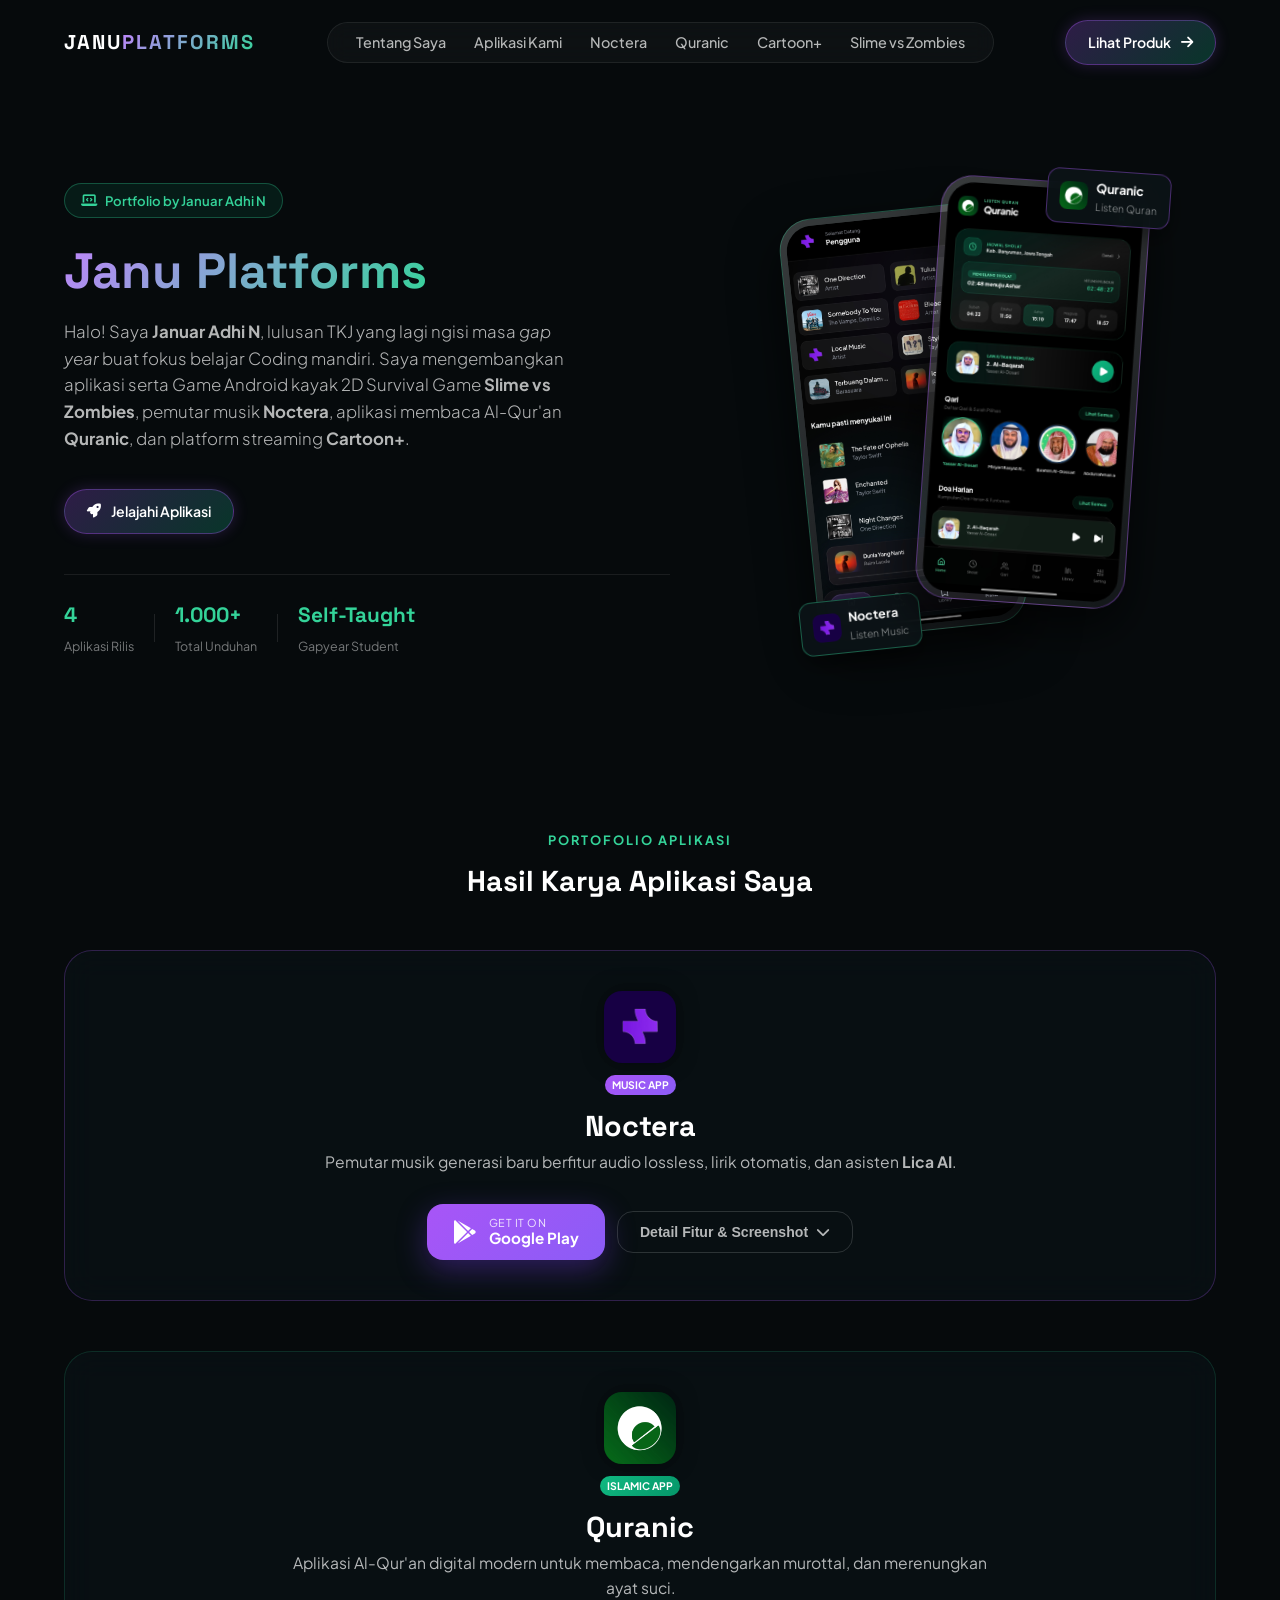
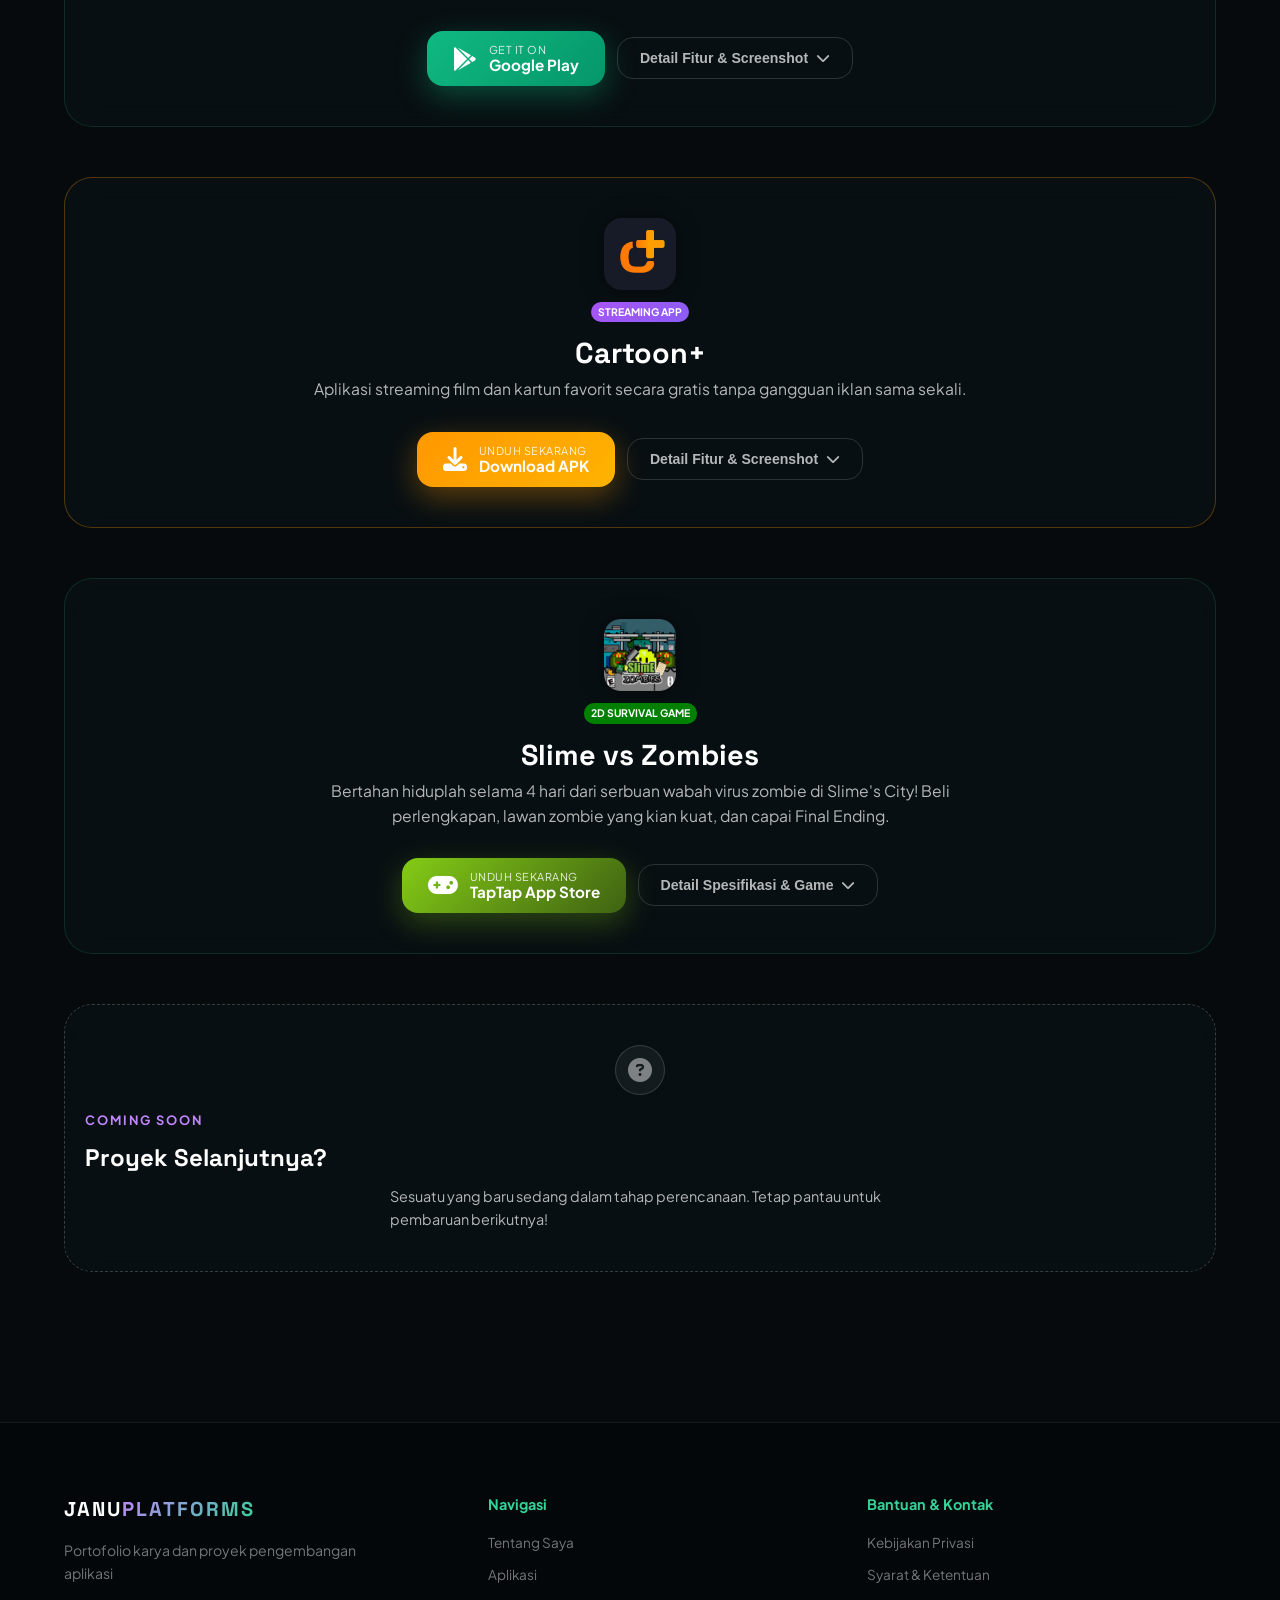
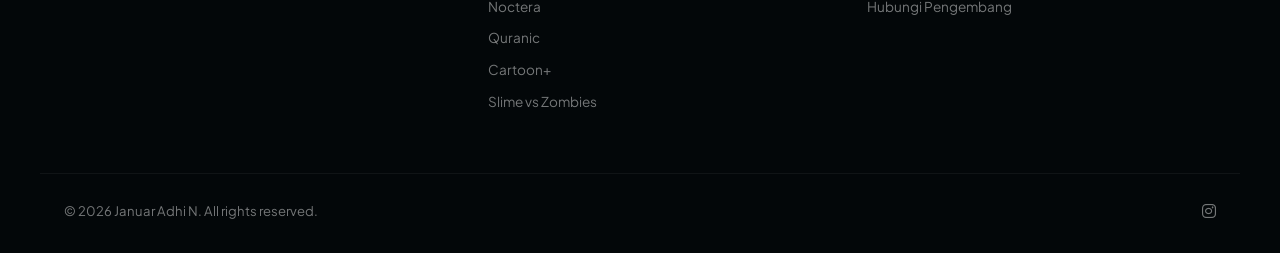
<file: index.html>
<!DOCTYPE html>
<html lang="id">
<head>
    <meta charset="UTF-8">
    <meta name="viewport" content="width=device-width, initial-scale=1.0">
    <title>Janu Platforms — Portfolio by Januar Adhi N</title>
        <!-- Favicon / Web Icon -->
    <link rel="icon" type="image/jpeg" href="januplatforms.jpg">
    <link rel="apple-touch-icon" href="januplatforms.jpg">
    
    <!-- Google Fonts -->
    <link rel="preconnect" href="https://fonts.googleapis.com">
    <link rel="preconnect" href="https://fonts.gstatic.com" crossorigin>
    <link href="https://fonts.googleapis.com/css2?family=Plus+Jakarta+Sans:wght@300;400;500;600;700;800&family=Space+Grotesk:wght@500;700&display=swap" rel="stylesheet">
    
    <!-- Font Awesome Icons -->
    <link rel="stylesheet" href="https://cdnjs.cloudflare.com/ajax/libs/font-awesome/6.4.0/css/all.min.css">
    
    <!-- CSS -->
    <style>
/* ==========================================================================
   JANU PLATFORMS — DESIGN SYSTEM & RESPONSIVE STYLES
   ========================================================================== */

:root {
    --bg-dark: #060A0C;
    --bg-surface: rgba(12, 24, 28, 0.45);
    --bg-surface-hover: rgba(20, 42, 48, 0.7);
    
    /* Theme Colors: Ungu (Noctera) & Hijau (Quranic) */
    --purple-glow: #8B5CF6;
    --purple-bright: #A855F7;
    --purple-light: #C084FC;
    
    --green-glow: #059669;
    --green-bright: #10B981;
    --green-light: #34D399;
    
    --text-main: #FFFFFF;
    --text-muted: rgba(255, 255, 255, 0.7);
    --text-dim: rgba(255, 255, 255, 0.45);
    
    --border-glass: rgba(52, 211, 153, 0.15);
    --border-glow: rgba(168, 85, 247, 0.35);
    
    --font-heading: 'Space Grotesk', sans-serif;
    --font-body: 'Plus Jakarta Sans', sans-serif;
}

/* Global Reset & Anti Horizontal Overflow */
* {
    margin: 0;
    padding: 0;
    box-sizing: border-box;
    scroll-behavior: smooth;
}

html, body {
    width: 100%;
    max-width: 100%;
    overflow-x: hidden !important;
    position: relative;
    background-color: var(--bg-dark);
    color: var(--text-main);
    font-family: var(--font-body);
    line-height: 1.6;
}

/* Ambient Lighting Background */
.ambient-glow {
    position: absolute;
    border-radius: 50%;
    filter: blur(140px);
    pointer-events: none;
    z-index: -1;
    opacity: 0.3;
}

.glow-top {
    width: 600px;
    height: 600px;
    background: radial-gradient(circle, var(--purple-bright) 0%, transparent 70%);
    top: -150px;
    left: 10%;
}

.glow-middle {
    width: 550px;
    height: 550px;
    background: radial-gradient(circle, var(--green-glow) 0%, transparent 70%);
    top: 45%;
    right: -100px;
}

/* Container */
.container {
    width: 100%;
    max-width: 1200px;
    margin: 0 auto;
    padding: 0 24px;
}

/* ==========================================================================
   HEADER & NAVBAR
   ========================================================================== */
.navbar {
    position: fixed;
    top: 0;
    left: 0;
    width: 100%;
    z-index: 1000;
    padding: 20px 0;
    transition: all 0.3s ease;
}

.navbar.scrolled {
    padding: 12px 0;
    background: rgba(6, 10, 12, 0.88);
    backdrop-filter: blur(20px);
    -webkit-backdrop-filter: blur(20px);
    border-bottom: 1px solid var(--border-glass);
    box-shadow: 0 10px 30px rgba(0, 0, 0, 0.6);
}

.nav-wrapper {
    display: flex;
    align-items: center;
    justify-content: space-between;
}

.brand {
    display: flex;
    align-items: center;
    gap: 12px;
    text-decoration: none;
}

.brand-name {
    font-family: var(--font-heading);
    font-size: 1.25rem;
    font-weight: 800;
    letter-spacing: 2px;
    color: var(--text-main);
}

.nav-menu {
    display: flex;
    align-items: center;
    gap: 28px;
    background: rgba(255, 255, 255, 0.03);
    padding: 8px 28px;
    border-radius: 40px;
    border: 1px solid rgba(255, 255, 255, 0.08);
    backdrop-filter: blur(10px);
}

.nav-link {
    color: var(--text-muted);
    text-decoration: none;
    font-size: 0.9rem;
    font-weight: 500;
    transition: color 0.3s ease;
    display: flex;
    align-items: center;
    gap: 6px;
}

.nav-link:hover {
    color: var(--green-light);
}

.mini-badge {
    background: linear-gradient(135deg, var(--purple-bright), var(--purple-glow));
    color: #fff;
    font-size: 0.65rem;
    padding: 2px 7px;
    border-radius: 10px;
    font-weight: 700;
    text-transform: uppercase;
}

.badge-green {
    background: linear-gradient(135deg, var(--green-bright), var(--green-glow)) !important;
}

.nav-actions {
    display: flex;
    align-items: center;
    gap: 16px;
}

.btn-primary-glow {
    display: inline-flex;
    align-items: center;
    gap: 10px;
    background: linear-gradient(135deg, rgba(168, 85, 247, 0.25), rgba(16, 185, 129, 0.25));
    border: 1px solid var(--border-glow);
    color: #fff;
    padding: 10px 22px;
    border-radius: 30px;
    font-size: 0.88rem;
    font-weight: 600;
    text-decoration: none;
    transition: all 0.3s ease;
    box-shadow: 0 0 15px rgba(168, 85, 247, 0.2);
}

.btn-primary-glow:hover {
    background: linear-gradient(135deg, var(--purple-bright), var(--green-bright));
    box-shadow: 0 0 25px rgba(16, 185, 129, 0.4);
    transform: translateY(-2px);
}

.mobile-cta-wrapper {
    display: none;
    width: 100%;
}

.btn-full {
    width: 100%;
    justify-content: center;
    padding: 14px;
}

.menu-toggle {
    display: none;
}

.menu-toggle .icon-close {
    display: none !important;
}

.menu-toggle .icon-open {
    display: inline-block !important;
}

/* ==========================================================================
   HERO SECTION & DUAL PHONE VISUAL
   ========================================================================== */
.hero-section {
    padding-top: 160px;
    padding-bottom: 90px;
}

.hero-grid {
    display: grid;
    grid-template-columns: 1.1fr 0.9fr;
    gap: 50px;
    align-items: center;
}

.badge-tag {
    display: inline-flex;
    align-items: center;
    gap: 8px;
    background: rgba(16, 185, 129, 0.1);
    border: 1px solid rgba(52, 211, 153, 0.3);
    padding: 6px 16px;
    border-radius: 20px;
    color: var(--green-light);
    font-size: 0.82rem;
    font-weight: 600;
    margin-bottom: 24px;
}

.hero-heading {
    font-family: var(--font-heading);
    font-size: 3.1rem;
    line-height: 1.15;
    font-weight: 800;
    margin-bottom: 20px;
}

.gradient-text {
    background: linear-gradient(135deg, var(--purple-light) 0%, var(--green-light) 100%);
    -webkit-background-clip: text;
    -webkit-text-fill-color: transparent;
}

.hero-subtext {
    font-size: 1.05rem;
    color: var(--text-muted);
    margin-bottom: 36px;
    max-width: 520px;
    font-weight: 300;
}

.hero-actions {
    display: flex;
    align-items: center;
    gap: 16px;
    margin-bottom: 40px;
    flex-wrap: wrap;
}

/* Store & Download Buttons */
.btn-store {
    display: flex;
    align-items: center;
    gap: 12px;
    background: linear-gradient(135deg, var(--purple-bright) 0%, var(--purple-glow) 100%);
    color: #fff;
    padding: 12px 26px;
    border-radius: 16px;
    text-decoration: none;
    box-shadow: 0 10px 30px rgba(124, 58, 237, 0.35);
    transition: all 0.3s ease;
    text-align: left;
}

.btn-store:hover {
    transform: translateY(-3px);
    box-shadow: 0 15px 40px rgba(168, 85, 247, 0.5);
}

.btn-store-green {
    background: linear-gradient(135deg, var(--green-bright) 0%, var(--green-glow) 100%);
    box-shadow: 0 10px 30px rgba(16, 185, 129, 0.35);
}

.btn-store-green:hover {
    box-shadow: 0 15px 40px rgba(52, 211, 153, 0.5);
}

.store-text {
    display: flex;
    flex-direction: column;
    line-height: 1.2;
}

.store-text small {
    font-size: 0.68rem;
    opacity: 0.85;
    letter-spacing: 0.5px;
}

.store-text span {
    font-size: 0.95rem;
    font-weight: 700;
}

.hero-metrics {
    display: flex;
    align-items: center;
    gap: 20px;
    padding-top: 24px;
    border-top: 1px solid rgba(255, 255, 255, 0.08);
}

.metric-value {
    display: block;
    font-family: var(--font-heading);
    font-size: 1.3rem;
    font-weight: 700;
    color: var(--green-light);
}

.metric-label {
    font-size: 0.78rem;
    color: var(--text-dim);
}

.metric-divider {
    width: 1px;
    height: 28px;
    background: rgba(255, 255, 255, 0.1);
}

/* HERO VISUAL — DUAL PHONE */
.hero-visual {
    position: relative;
    display: flex;
    justify-content: center;
    align-items: center;
    padding: 20px 0;
}

.dual-phone-wrapper {
    position: relative;
    width: 360px;
    height: 480px;
    display: flex;
    justify-content: center;
}

.phone-frame {
    position: absolute;
    width: 210px;
    border-radius: 32px;
    padding: 6px;
    background: linear-gradient(145deg, rgba(255, 255, 255, 0.2), rgba(255, 255, 255, 0.05));
    border: 1px solid rgba(255, 255, 255, 0.2);
    box-shadow: 0 20px 50px rgba(0, 0, 0, 0.7);
    transition: all 0.4s ease;
}

.app-screenshot {
    width: 100%;
    height: auto;
    border-radius: 26px;
    display: block;
}

.phone-left {
    left: 10px;
    top: 30px;
    z-index: 1;
    transform: rotate(-6deg);
    border-color: rgba(52, 211, 153, 0.3);
}

.phone-right {
    right: 10px;
    top: 0;
    z-index: 2;
    transform: rotate(4deg);
    border-color: rgba(168, 85, 247, 0.4);
}

.dual-phone-wrapper:hover .phone-left {
    transform: rotate(-9deg) translateX(-10px);
}
.dual-phone-wrapper:hover .phone-right {
    transform: rotate(6deg) translateX(10px);
}

.float-card {
    position: absolute;
    background: rgba(10, 18, 22, 0.9);
    backdrop-filter: blur(16px);
    -webkit-backdrop-filter: blur(16px);
    border-radius: 12px;
    padding: 8px 12px;
    display: flex;
    align-items: center;
    gap: 8px;
    box-shadow: 0 10px 25px rgba(0, 0, 0, 0.5);
    white-space: nowrap;
}

.float-art {
    width: 28px;
    height: 28px;
    border-radius: 8px;
    object-fit: cover;
}

.float-title {
    display: block;
    font-size: 0.78rem;
    font-weight: 700;
}

.float-sub {
    display: block;
    font-size: 0.65rem;
    color: var(--text-dim);
}

.float-left-card {
    bottom: -15px;
    left: -20px;
    border: 1px solid rgba(52, 211, 153, 0.4);
    animation: floatAnimation 4s ease-in-out infinite;
}

.float-right-card {
    top: -15px;
    right: -20px;
    border: 1px solid rgba(168, 85, 247, 0.4);
    animation: floatAnimation 4s ease-in-out infinite -2s;
}

@keyframes floatAnimation {
    0%, 100% { transform: translateY(0); }
    50% { transform: translateY(-8px); }
}

/* ==========================================================================
   PROJECT SECTIONS & ACCORDION CUSTOM STYLES
   ========================================================================== */
.projects-section {
    padding: 60px 0 100px 0;
}

.section-title-box {
    margin-bottom: 45px;
}

.section-title-box.text-center {
    text-align: center;
}

.section-tag {
    color: var(--green-light);
    font-size: 0.8rem;
    font-weight: 700;
    letter-spacing: 2px;
    display: block;
    margin-bottom: 8px;
}

.section-heading {
    font-family: var(--font-heading);
    font-size: 1.8rem;
    font-weight: 700;
}

.app-block {
    background: var(--bg-surface);
    border: 1px solid var(--border-glass);
    border-radius: 28px;
    padding: 40px;
    margin-bottom: 50px;
    backdrop-filter: blur(16px);
    transition: all 0.3s ease;
}

.app-block:hover {
    border-color: rgba(168, 85, 247, 0.3);
}

.noctera-block {
    border-color: rgba(168, 85, 247, 0.25) !important;
}

.noctera-block:hover {
    border-color: var(--purple-light) !important;
    box-shadow: 0 0 35px rgba(168, 85, 247, 0.15);
}

.card-icon-purple {
    background: rgba(168, 85, 247, 0.15) !important;
    color: var(--purple-light) !important;
}

.feature-card-purple:hover {
    border-color: var(--purple-light) !important;
}

.gallery-track-purple::-webkit-scrollbar-thumb {
    background: var(--purple-bright) !important;
}

/* Cartoon+ Block Styling */
.cartoonplus-block {
    border-color: rgba(255, 152, 0, 0.3) !important;
}

.cartoonplus-block:hover {
    border-color: #ffb300 !important;
    box-shadow: 0 0 35px rgba(255, 152, 0, 0.2);
}

.compact-app-card {
    display: flex;
    flex-direction: column;
    align-items: center;
    text-align: center;
}

.app-brand-logo {
    border-radius: 18px;
    object-fit: cover;
    box-shadow: 0 0 20px rgba(0, 0, 0, 0.5);
}

.app-description {
    color: var(--text-muted);
    font-size: 0.98rem;
    max-width: 700px;
}

.app-main-actions {
    display: flex;
    align-items: center;
    gap: 12px;
    flex-wrap: wrap;
    justify-content: center;
    margin-top: 15px;
}

/* Styling Dropdown Detail & Accordion */
.details-toggle-btn {
    background: transparent;
    border: 1px solid rgba(255, 255, 255, 0.15);
    color: var(--text-muted);
    padding: 12px 22px;
    border-radius: 16px;
    font-size: 0.88rem;
    font-weight: 600;
    cursor: pointer;
    display: inline-flex;
    align-items: center;
    gap: 8px;
    transition: all 0.3s ease;
}

.details-toggle-btn:hover {
    color: #fff;
    border-color: var(--green-light);
    background: rgba(255, 255, 255, 0.05);
}

.noctera-block .details-toggle-btn:hover {
    border-color: var(--purple-light);
}

.cartoonplus-block .details-toggle-btn:hover {
    border-color: #ffb300;
}

.details-toggle-btn i {
    transition: transform 0.3s ease;
}

.details-toggle-btn.active i {
    transform: rotate(180deg);
}

.collapsible-content {
    max-height: 0;
    overflow: hidden;
    opacity: 0;
    transition: max-height 0.5s ease, opacity 0.4s ease;
}

.collapsible-content.show {
    max-height: 2000px;
    opacity: 1;
    margin-top: 25px;
    padding-top: 25px;
    border-top: 1px dashed rgba(255, 255, 255, 0.1);
}

.features-grid {
    display: grid;
    grid-template-columns: repeat(4, 1fr);
    gap: 20px;
    margin-bottom: 35px;
    text-align: left;
}

.feature-card {
    position: relative;
    background: rgba(255, 255, 255, 0.02);
    border: 1px solid rgba(255, 255, 255, 0.06);
    border-radius: 20px;
    padding: 24px 20px;
    transition: all 0.3s ease;
}

.feature-card:hover {
    background: var(--bg-surface-hover);
    border-color: var(--green-light);
    transform: translateY(-4px);
}

.card-icon-box {
    width: 46px;
    height: 46px;
    border-radius: 12px;
    background: rgba(16, 185, 129, 0.1);
    color: var(--green-light);
    display: flex;
    align-items: center;
    justify-content: center;
    font-size: 1.3rem;
    margin-bottom: 16px;
}

.feature-card h3 {
    font-size: 1.05rem;
    font-weight: 700;
    margin-bottom: 8px;
}

.feature-card p {
    color: var(--text-muted);
    font-size: 0.85rem;
    font-weight: 300;
    line-height: 1.5;
}

.card-highlight {
    border-color: rgba(168, 85, 247, 0.4);
}

.text-green {
    color: var(--green-light) !important;
}

/* GALLERY SHOWCASE SLIDER */
.gallery-slider {
    width: 100%;
    margin-top: 20px;
}

.gallery-track {
    display: flex;
    gap: 16px;
    overflow-x: auto;
    padding: 10px 4px 20px 4px;
    scroll-snap-type: x mandatory;
    cursor: grab;
}

.gallery-track:active {
    cursor: grabbing;
}

.gallery-track::-webkit-scrollbar {
    height: 6px;
}

.gallery-track::-webkit-scrollbar-thumb {
    background: var(--green-glow);
    border-radius: 10px;
}

.gallery-item {
    flex: 0 0 auto;
    width: 190px;
    border-radius: 16px;
    overflow: hidden;
    border: 1px solid rgba(255, 255, 255, 0.1);
    box-shadow: 0 10px 25px rgba(0, 0, 0, 0.5);
    scroll-snap-align: center;
    transition: transform 0.3s ease;
}

.gallery-item:hover {
    transform: scale(1.03);
    border-color: var(--green-light);
}

.gallery-item img {
    width: 100%;
    display: block;
}

/* ==========================================================================
   FOOTER
   ========================================================================== */
.footer {
    border-top: 1px solid rgba(255, 255, 255, 0.08);
    padding-top: 70px;
    padding-bottom: 30px;
    background: rgba(4, 7, 9, 0.95);
}

.footer-grid {
    display: grid;
    grid-template-columns: 1fr 2fr;
    gap: 60px;
    margin-bottom: 50px;
}

.footer-brand-info p {
    color: var(--text-dim);
    font-size: 0.88rem;
    margin-top: 14px;
    max-width: 320px;
}

.footer-navigation {
    display: grid;
    grid-template-columns: repeat(2, 1fr);
    gap: 30px;
}

.footer-col h4 {
    font-size: 0.9rem;
    font-weight: 700;
    margin-bottom: 16px;
    color: var(--green-light);
}

.footer-col a {
    display: block;
    color: var(--text-dim);
    text-decoration: none;
    font-size: 0.85rem;
    margin-bottom: 10px;
    transition: color 0.3s ease;
}

.footer-col a:hover {
    color: var(--purple-light);
}

.footer-bottom {
    display: flex;
    align-items: center;
    justify-content: space-between;
    padding-top: 24px;
    border-top: 1px solid rgba(255, 255, 255, 0.05);
    color: var(--text-dim);
    font-size: 0.82rem;
}

.social-links {
    display: flex;
    gap: 18px;
}

.social-links a {
    color: var(--text-dim);
    font-size: 1rem;
    transition: color 0.3s ease;
}

.social-links a:hover {
    color: var(--green-light);
}

/* ==========================================================================
   RESPONSIVE MEDIA QUERIES
   ========================================================================== */
@media (max-width: 1024px) {
    .features-grid {
        grid-template-columns: repeat(2, 1fr);
    }
    .hero-heading {
        font-size: 2.6rem;
    }
}

@media (max-width: 900px) {
    .hero-grid {
        grid-template-columns: 1fr;
        text-align: center;
        gap: 40px;
    }
    .hero-subtext {
        margin-left: auto;
        margin-right: auto;
    }
    .hero-actions, .hero-metrics {
        justify-content: center;
    }
    .footer-grid {
        grid-template-columns: 1fr;
        gap: 40px;
    }
}

@media (max-width: 768px) {
    .container {
        padding: 0 16px !important;
    }

    .desktop-only {
        display: none !important;
    }

    .menu-toggle {
        display: flex !important;
        align-items: center;
        justify-content: center;
        width: 42px;
        height: 42px;
        background: rgba(255, 255, 255, 0.08);
        border: 1px solid var(--border-glass);
        border-radius: 12px;
        color: var(--text-main);
        font-size: 1.2rem;
        cursor: pointer;
        z-index: 1001;
    }

    .nav-menu {
        position: fixed !important;
        top: 0;
        right: -100%;
        width: 85% !important;
        max-width: 300px !important;
        height: 100vh;
        background: rgba(6, 10, 12, 0.98) !important;
        backdrop-filter: blur(25px);
        -webkit-backdrop-filter: blur(25px);
        border-left: 1px solid var(--border-glass);
        display: flex !important;
        flex-direction: column !important;
        align-items: flex-start !important;
        padding: 85px 24px 30px 24px !important;
        gap: 16px !important;
        border-radius: 0 !important;
        transition: right 0.35s ease !important;
        z-index: 1000;
    }

    .nav-menu.active {
        right: 0 !important;
    }

    .mobile-cta-wrapper {
        display: block !important;
    }

    .features-grid {
        grid-template-columns: 1fr;
    }

    .app-block {
        padding: 24px 18px;
    }
}

@media (max-width: 480px) {
    .dual-phone-wrapper {
        width: 290px;
        height: 390px;
    }
    .phone-frame {
        width: 170px;
        border-radius: 26px;
    }
    .app-screenshot {
        border-radius: 20px;
    }
    .float-card {
        padding: 6px 10px;
    }
    .float-title {
        font-size: 0.7rem;
    }
    .float-sub {
        font-size: 0.6rem;
    }
}
    </style>
</head>
<body>

    <!-- Ambient Background Lighting -->
    <div class="ambient-glow glow-top"></div>
    <div class="ambient-glow glow-middle"></div>

    <!-- HEADER / NAVIGATION -->
    <header class="navbar" id="navbar">
        <div class="container nav-wrapper">
            <!-- Brand Logo -->
            <a href="#" class="brand">
                <span class="brand-name">JANU<span class="gradient-text">PLATFORMS</span></span>
            </a>

            <!-- Menu Navigation -->
            <nav class="nav-menu" id="navMenu">
                <a href="#about" class="nav-link">Tentang Saya</a>
                <a href="#projects" class="nav-link">Aplikasi Kami</a>
                <a href="#noctera" class="nav-link">Noctera</a>
                <a href="#quranic" class="nav-link">Quranic</a>
                <a href="#cartoonplus" class="nav-link">Cartoon+</a>
                <a href="#slime-vs-zombies" class="nav-link">Slime vs Zombies</a>
                
                <div class="mobile-cta-wrapper">
                    <a href="#projects" class="btn-primary-glow btn-full">
                        <i class="fa-solid fa-shapes"></i> Lihat Produk
                    </a>
                </div>
            </nav>

            <!-- Actions & Mobile Hamburger -->
            <div class="nav-actions">
                <a href="#projects" class="btn-primary-glow desktop-only">
                    <span>Lihat Produk</span>
                    <i class="fa-solid fa-arrow-right"></i>
                </a>
                
                <button class="menu-toggle" id="menuToggle" aria-label="Toggle Menu">
                    <i class="fa-solid fa-bars-staggered icon-open"></i>
                    <i class="fa-solid fa-xmark icon-close"></i>
                </button>
            </div>
        </div>
    </header>

    <!-- HERO SECTION -->
    <section class="hero-section" id="about">
        <div class="container hero-grid">
            <div class="hero-text">
                <div class="badge-tag">
                    <i class="fa-solid fa-laptop-code"></i>
                    <span>Portfolio by Januar Adhi N</span>
                </div>
                
                <h1 class="hero-heading">
                    <span class="gradient-text">Janu Platforms</span>
                </h1>

                <p class="hero-subtext">
                    Halo! Saya <strong>Januar Adhi N</strong>, lulusan TKJ yang lagi ngisi masa <i>gap year</i> buat fokus belajar Coding mandiri. Saya mengembangkan aplikasi serta Game Android kayak 2D Survival Game <strong>Slime vs Zombies</strong>, pemutar musik <strong>Noctera</strong>, aplikasi membaca Al-Qur'an <strong>Quranic</strong>, dan platform streaming <strong>Cartoon+</strong>.
                </p>

                <div class="hero-actions">
                    <a href="#projects" class="btn-primary-glow">
                        <i class="fa-solid fa-rocket"></i>
                        <span>Jelajahi Aplikasi</span>
                    </a>
                </div>

                <div class="hero-metrics">
                    <div class="metric-card">
                        <span class="metric-value">4</span>
                        <span class="metric-label">Aplikasi Rilis</span>
                    </div>
                    <div class="metric-divider"></div>
                    <div class="metric-card">
                        <span class="metric-value">1.000+</span>
                        <span class="metric-label">Total Unduhan</span>
                    </div>
                    <div class="metric-divider"></div>
                    <div class="metric-card">
                        <span class="metric-value">Self-Taught</span>
                        <span class="metric-label">Gapyear Student</span>
                    </div>
                </div>
            </div>

            <!-- HERO VISUAL (2 HP OVERLAPPING) -->
            <div class="hero-visual">
                <div class="dual-phone-wrapper">
                    <!-- Phone 1 (Noctera - Kiri/Belakang) -->
                    <div class="phone-frame phone-left">
                        <img src="home.jpg" alt="Noctera App Interface" class="app-screenshot">
                        <div class="float-card float-left-card">
                            <img src="logonoc.jpg" alt="Noctera App Icon" class="float-art">
                            <div class="float-info">
                                <span class="float-title">Noctera</span>
                                <span class="float-sub">Listen Music</span>
                            </div>
                        </div>
                    </div>

                    <!-- Phone 2 (Quranic - Kanan/Depan) -->
                    <div class="phone-frame phone-right">
                        <img src="quranichome.jpg" alt="Quranic App Interface" class="app-screenshot">
                        <div class="float-card float-right-card">
                            <img src="logoquranic.jpg" alt="Quranic App Icon" class="float-art">
                            <div class="float-info">
                                <span class="float-title">Quranic</span>
                                <span class="float-sub">Listen Quran</span>
                            </div>
                        </div>
                    </div>
                </div>
            </div>
        </div>
    </section>

    <!-- PROJECTS / FEATURED APPS SECTION -->
    <section class="projects-section" id="projects">
        <div class="container">
            <div class="section-title-box text-center">
                <span class="section-tag">PORTOFOLIO APLIKASI</span>
                <h2 class="section-heading">Hasil Karya Aplikasi Saya</h2>
            </div>

            <!-- APP 1: NOCTERA -->
            <div class="app-block noctera-block" id="noctera">
                <div class="compact-app-card">
                    <img src="logonoc.jpg" alt="Noctera Logo" class="app-brand-logo" style="width: 72px; height: 72px; margin-bottom: 12px;">
                    <span class="mini-badge" style="margin-bottom: 8px;">Music App</span>
                    <h3 style="font-family: var(--font-heading); font-size: 1.8rem;">Noctera</h3>
                    <p class="app-description" style="margin-bottom: 15px;">
                        Pemutar musik generasi baru berfitur audio lossless, lirik otomatis, dan asisten <strong>Lica AI</strong>.
                    </p>

                    <!-- Tombol Unduh & Tombol Dropdown -->
                    <div class="app-main-actions">
                        <a href="https://play.google.com/store/apps/details?id=com.adhikaryainv.voxa" target="_blank" class="btn-store">
                            <i class="fa-brands fa-google-play fa-xl"></i>
                            <div class="store-text">
                                <small>GET IT ON</small>
                                <span>Google Play</span>
                            </div>
                        </a>

                        <button class="details-toggle-btn" onclick="toggleDetails(this, 'noctera-details')">
                            <span>Detail Fitur & Screenshot</span>
                            <i class="fa-solid fa-chevron-down"></i>
                        </button>
                    </div>
                </div>

                <!-- Konten Dropdown (Fitur & SS) -->
                <div class="collapsible-content" id="noctera-details">
                    <div class="features-grid">
                        <div class="feature-card feature-card-purple card-highlight">
                            <div class="card-icon-box card-icon-purple"><i class="fa-solid fa-brain"></i></div>
                            <h3>Lica AI Assistant</h3>
                            <p>Pelajari makna lirik, analisis mood lagu, dan dapatkan rekomendasi musik personal.</p>
                        </div>
                        <div class="feature-card feature-card-purple">
                            <div class="card-icon-box card-icon-purple"><i class="fa-solid fa-users-rays"></i></div>
                            <h3>Playlist Kolaboratif</h3>
                            <p>Dengarkan dan kelola daftar lagu favorit bersama teman secara real-time.</p>
                        </div>
                        <div class="feature-card feature-card-purple">
                            <div class="card-icon-box card-icon-purple"><i class="fa-solid fa-sliders"></i></div>
                            <h3>Audio Lossless HD</h3>
                            <p>Kualitas audio resolusi tinggi dengan kejernihan frekuensi suara yang kaya.</p>
                        </div>
                        <div class="feature-card feature-card-purple">
                            <div class="card-icon-box card-icon-purple"><i class="fa-solid fa-cloud-arrow-up"></i></div>
                            <h3>Upload & Offline</h3>
                            <p>Unggah file audio serta lirik sendiri, dengarkan kapan saja tanpa internet.</p>
                        </div>
                    </div>

                    <div class="gallery-slider">
                        <div class="gallery-track gallery-track-purple">
                            <div class="gallery-item"><img src="home.jpg" alt="Noctera Home Screen"></div>
                            <div class="gallery-item"><img src="options.jpg" alt="Noctera Player"></div>
                            <div class="gallery-item"><img src="lirik.jpg" alt="Noctera Lyrics"></div>
                            <div class="gallery-item"><img src="licaAI.jpg" alt="Lica AI Analysis"></div>
                            <div class="gallery-item"><img src="licaAI-Generative.jpg" alt="Lica AI Generative"></div>
                        </div>
                    </div>
                </div>
            </div>

            <!-- APP 2: QURANIC -->
            <div class="app-block" id="quranic">
                <div class="compact-app-card">
                    <img src="logoquranic.jpg" alt="Quranic Logo" class="app-brand-logo" style="width: 72px; height: 72px; margin-bottom: 12px;">
                    <span class="mini-badge badge-green" style="margin-bottom: 8px;">Islamic App</span>
                    <h3 style="font-family: var(--font-heading); font-size: 1.8rem;">Quranic</h3>
                    <p class="app-description" style="margin-bottom: 15px;">
                        Aplikasi Al-Qur'an digital modern untuk membaca, mendengarkan murottal, dan merenungkan ayat suci.
                    </p>

                    <!-- Tombol Unduh & Tombol Dropdown -->
                    <div class="app-main-actions">
                        <a href="https://play.google.com/store/apps/details?id=com.deutschefreunde.auth" target="_blank" class="btn-store btn-store-green">
                            <i class="fa-brands fa-google-play fa-xl"></i>
                            <div class="store-text">
                                <small>GET IT ON</small>
                                <span>Google Play</span>
                            </div>
                        </a>

                        <button class="details-toggle-btn" onclick="toggleDetails(this, 'quranic-details')">
                            <span>Detail Fitur & Screenshot</span>
                            <i class="fa-solid fa-chevron-down"></i>
                        </button>
                    </div>
                </div>

                <!-- Konten Dropdown (Fitur & SS) -->
                <div class="collapsible-content" id="quranic-details">
                    <div class="features-grid">
                        <div class="feature-card">
                            <div class="card-icon-box"><i class="fa-solid fa-book-quran"></i></div>
                            <h3>Teks & Terjemahan</h3>
                            <p>Mushaf Al-Qur'an lengkap beserta terjemahan Indonesia yang jelas dan akurat.</p>
                        </div>
                        <div class="feature-card">
                            <div class="card-icon-box"><i class="fa-solid fa-headphones"></i></div>
                            <h3>Audio Murottal</h3>
                            <p>Lantunan ayat suci dari berbagai Qari populer dengan audio jernih.</p>
                        </div>
                        <div class="feature-card">
                            <div class="card-icon-box"><i class="fa-solid fa-magnifying-glass text-green"></i></div>
                            <h3>Pencarian Cepat</h3>
                            <p>Temukan surat, ayat, atau topik tertentu secara instan.</p>
                        </div>
                        <div class="feature-card">
                            <div class="card-icon-box"><i class="fa-solid fa-bookmark"></i></div>
                            <h3>Penanda Bacaan</h3>
                            <p>Simpan ayat favorit dan tandai bacaan terakhir untuk tilawah harian.</p>
                        </div>
                    </div>

                    <div class="gallery-slider">
                        <div class="gallery-track">
                            <div class="gallery-item"><img src="quranichome.jpg" alt="Quranic Home"></div>
                            <div class="gallery-item"><img src="playerquranic.jpg" alt="Quranic Player"></div>
                            <div class="gallery-item"><img src="qarireplace.jpg" alt="Quranic Qari"></div>
                            <div class="gallery-item"><img src="qarilist.jpg" alt="Quranic Qari List"></div>
                            <div class="gallery-item"><img src="surahreplace.jpg" alt="Quranic Surah Replace"></div>
                            <div class="gallery-item"><img src="doalist.jpg" alt="Quranic Doa List"></div>
                            <div class="gallery-item"><img src="library.jpg" alt="Quranic Library"></div>
                            <div class="gallery-item"><img src="ambientsound.jpg" alt="Quranic Ambient"></div>
                            <div class="gallery-item"><img src="settings.jpg" alt="Quranic Settings"></div>
                            <div class="gallery-item"><img src="doadetail.jpg" alt="Quranic Doa Detail"></div>
                        </div>
                    </div>
                </div>
            </div>

            <!-- APP 3: CARTOON+ -->
            <div class="app-block cartoonplus-block" id="cartoonplus">
                <div class="compact-app-card">
                    <img src="cplus.jpg" alt="Cartoon+ Logo" class="app-brand-logo" style="width: 72px; height: 72px; margin-bottom: 12px;">
                    <span class="mini-badge" style="margin-bottom: 8px; background-color: #ff9800; color: #fff;">Streaming App</span>
                    <h3 style="font-family: var(--font-heading); font-size: 1.8rem;">Cartoon+</h3>
                    <p class="app-description" style="margin-bottom: 15px;">
                        Aplikasi streaming film dan kartun favorit secara gratis tanpa gangguan iklan sama sekali.
                    </p>

                    <!-- Tombol Unduh & Tombol Dropdown -->
                    <div class="app-main-actions">
                        <a href="https://drive.google.com/file/d/1WZz_TRG42QG1wmuGVwx2y70odI9M8D3v/view?usp=drivesdk" download class="btn-store" style="background: linear-gradient(135deg, #ff9800, #ffb300); color: #fff; box-shadow: 0 10px 30px rgba(255, 152, 0, 0.35);">
                            <i class="fa-solid fa-download fa-xl"></i>
                            <div class="store-text">
                                <small>UNDUH SEKARANG</small>
                                <span>Download APK</span>
                            </div>
                        </a>

                        <button class="details-toggle-btn" onclick="toggleDetails(this, 'cartoonplus-details')">
                            <span>Detail Fitur & Screenshot</span>
                            <i class="fa-solid fa-chevron-down"></i>
                        </button>
                    </div>
                </div>

                <!-- Konten Dropdown (Fitur & SS) -->
                <div class="collapsible-content" id="cartoonplus-details">
                    <div class="features-grid">
                        <div class="feature-card">
                            <div class="card-icon-box" style="color: #ff9800; background: rgba(255, 152, 0, 0.1);"><i class="fa-solid fa-film"></i></div>
                            <h3>Film & Kartun Lengkap</h3>
                            <p>Koleksi tayangan kartun dan film terlengkap untuk semua umur.</p>
                        </div>
                        <div class="feature-card">
                            <div class="card-icon-box" style="color: #ff9800; background: rgba(255, 152, 0, 0.1);"><i class="fa-solid fa-ban"></i></div>
                            <h3>100% Bebas Iklan</h3>
                            <p>Nikmati pengalaman menonton dengan nyaman tanpa gangguan iklan.</p>
                        </div>
                        <div class="feature-card">
                            <div class="card-icon-box" style="color: #ff9800; background: rgba(255, 152, 0, 0.1);"><i class="fa-solid fa-circle-play"></i></div>
                            <h3>Streaming Gratis</h3>
                            <p>Akses seluruh pustaka konten secara gratis tanpa biaya berlangganan.</p>
                        </div>
                        <div class="feature-card">
                            <div class="card-icon-box" style="color: #ff9800; background: rgba(255, 152, 0, 0.1);"><i class="fa-solid fa-tv"></i></div>
                            <h3>Kualitas HD</h3>
                            <p>Tonton dengan kualitas gambar jernih dan pemutaran yang lancar.</p>
                        </div>
                    </div>

                    <div class="gallery-slider">
                        <div class="gallery-track">
                            <div class="gallery-item"><img src="c+1.jpg" alt="Cartoon+ Screenshot 1"></div>
                            <div class="gallery-item"><img src="c+2.jpg" alt="Cartoon+ Screenshot 2"></div>
                            <div class="gallery-item"><img src="c+3.jpg" alt="Cartoon+ Screenshot 3"></div>
                            <div class="gallery-item"><img src="c+4.jpg" alt="Cartoon+ Screenshot 4"></div>
                            <div class="gallery-item"><img src="c+5.jpg" alt="Cartoon+ Screenshot 5"></div>
                        </div>
                    </div>
                </div>
            </div>

            <!-- APP 4: SLIME VS ZOMBIES -->
            <div class="app-block slime-block" id="slime-vs-zombies">
                <div class="compact-app-card">
                    <img src="Iconsvz.png" alt="Slime vs Zombies Logo" class="app-brand-logo" style="width: 72px; height: 72px; margin-bottom: 12px; border-radius: 16px;">
                    <span class="mini-badge badge-slime" style="margin-bottom: 8px; background: green;">2D Survival Game</span>
                    <h3 style="font-family: var(--font-heading); font-size: 1.8rem;">Slime vs Zombies</h3>
                    <p class="app-description" style="margin-bottom: 15px;">
                        Bertahan hiduplah selama 4 hari dari serbuan wabah virus zombie di Slime's City! Beli perlengkapan, lawan zombie yang kian kuat, dan capai Final Ending.
                    </p>

                    <!-- Action Buttons -->
                    <div class="app-main-actions">
                        <a href="https://www.taptap.io/id/app/303822" target="_blank" class="btn-store" style="background: linear-gradient(135deg, #84cc16 0%, #3f6212 100%); box-shadow: 0 10px 30px rgba(132, 204, 22, 0.3);">
                            <i class="fa-solid fa-gamepad fa-xl"></i>
                            <div class="store-text">
                                <small>UNDUH SEKARANG</small>
                                <span>TapTap App Store</span>
                            </div>
                        </a>

                        <button class="details-toggle-btn" onclick="toggleDetails(this, 'slime-details')">
                            <span>Detail Spesifikasi & Game</span>
                            <i class="fa-solid fa-chevron-down"></i>
                        </button>
                    </div>
                </div>

                <!-- Accordion Content -->
                <div class="collapsible-content" id="slime-details">
                    <div class="features-grid">
                        <div class="feature-card feature-card-slime card-highlight">
                            <div class="card-icon-box card-icon-slime"><i class="fa-solid fa-shield-halved"></i></div>
                            <h3>4-Day Survival</h3>
                            <p>Bertahan dari gelombang zombie yang semakin kuat tiap harinya hingga bantuan helikopter datang.</p>
                        </div>
                        <div class="feature-card feature-card-slime">
                            <div class="card-icon-box card-icon-slime"><i class="fa-solid fa-cart-shopping"></i></div>
                            <h3>In-Game Shop System</h3>
                            <p>Kumpulkan koin dari mengalahkan zombie untuk membeli *Health Kit* & perlengkapan bertahan hidup.</p>
                        </div>
                        <div class="feature-card feature-card-slime">
                            <div class="card-icon-box card-icon-slime"><i class="fa-solid fa-book-open"></i></div>
                            <h3>Story Driven</h3>
                            <p>Temukan surat-surat sisa warga Slime's City dan ungkap misteri awal kehancuran kota.</p>
                        </div>
                        <div class="feature-card feature-card-slime">
                            <div class="card-icon-box card-icon-slime"><i class="fa-solid fa-microchip"></i></div>
                            <h3>Spesifikasi Minimum</h3>
                            <p>Android 10+, RAM 1GB+, Chipset MediaTek G85/setara, Ukuran unduh 87 MB (Instal 200 MB).</p>
                        </div>
                    </div>

                    <!-- Screenshot Gallery -->
                    <div class="gallery-slider" style="margin-top: 20px;">
                        <div class="gallery-track gallery-track-slime">
                            <div class="gallery-item"><img src="Slime vs Zombies banner.png" alt="Main Menu Screen"></div>
                            <div class="gallery-item"><img src="Ss1svz.jpg" alt="In-Game Gameplay"></div>
                            <div class="gallery-item"><img src="Ss2svz.jpg" alt="Shop System"></div>
                            <div class="gallery-item"><img src="Ss3svz.jpg" alt="Final Ending Scene"></div>
                            <div class="gallery-item"><img src="Ss4svz.jpg" alt="Gameplay Screen 4"></div>
                            <div class="gallery-item"><img src="Ss5svz.jpg" alt="Gameplay Screen 5"></div>
                        </div>
                    </div>
                </div>
            </div>

            <!-- TEASER PROJECT BARU -->
            <div class="app-block text-center" style="border-style: dashed; border-color: rgba(255, 255, 255, 0.2); padding: 40px 20px;">
                <div style="width: 50px; height: 50px; border-radius: 50%; background: rgba(255, 255, 255, 0.05); display: flex; align-items: center; justify-content: center; margin: 0 auto 15px auto; border: 1px solid rgba(255, 255, 255, 0.15);">
                    <i class="fa-solid fa-circle-question" style="font-size: 1.5rem; color: var(--text-dim);"></i>
                </div>
                <span class="section-tag" style="color: var(--purple-light);">COMING SOON</span>
                <h3 style="font-family: var(--font-heading); font-size: 1.5rem; margin-bottom: 8px;">Proyek Selanjutnya?</h3>
                <p style="color: var(--text-muted); max-width: 500px; margin: 0 auto; font-size: 0.9rem;">
                    Sesuatu yang baru sedang dalam tahap perencanaan. Tetap pantau untuk pembaruan berikutnya!
                </p>
            </div>
        </div>
    </section>

    <!-- FOOTER -->
    <footer class="footer">
        <div class="container footer-grid">
            <div class="footer-brand-info">
                <div class="brand">
                    <span class="brand-name">JANU<span class="gradient-text">PLATFORMS</span></span>
                </div>
                <p>Portofolio karya dan proyek pengembangan aplikasi</p>
            </div>

            <div class="footer-navigation">
                <div class="footer-col">
                    <h4>Navigasi</h4>
                    <a href="#about">Tentang Saya</a>
                    <a href="#projects">Aplikasi</a>
                    <a href="#noctera">Noctera</a>
                    <a href="#quranic">Quranic</a>
                    <a href="#cartoonplus">Cartoon+</a>
                    <a href="#slime-vs-zombies">Slime vs Zombies</a>
                </div>
                <div class="footer-col">
                    <h4>Bantuan & Kontak</h4>
                    <a href="privacy">Kebijakan Privasi</a>
                    <a href="#terms">Syarat & Ketentuan</a>
                    <a href="mailto:adhikaryainnovations.media@gmail.com?subject=Pertanyaan%20Janu%20Platforms">Hubungi Pengembang</a>
                </div>
            </div>
        </div>

        <div class="container footer-bottom">
            <p>&copy; 2026 Januar Adhi N. All rights reserved.</p>
            <div class="social-links">
                <a href="https://www.instagram.com/januaradhin" aria-label="Instagram"><i class="fa-brands fa-instagram"></i></a>
            </div>
        </div>
    </footer>

    <!-- JAVASCRIPT -->
    <script>
    function toggleDetails(button, targetId) {
        const content = document.getElementById(targetId);
        button.classList.toggle('active');
        content.classList.toggle('show');
        
        // Ubah teks tombol sesuai status accordion
        const btnText = button.querySelector('span');
        if (content.classList.contains('show')) {
            btnText.textContent = 'Sembunyikan Detail';
        } else {
            btnText.textContent = 'Detail Fitur & Screenshot';
        }
    }

    document.addEventListener('DOMContentLoaded', () => {

        // Navbar Scroll Effect
        const navbar = document.getElementById('navbar');
        window.addEventListener('scroll', () => {
            if (window.scrollY > 20) {
                navbar.classList.add('scrolled');
            } else {
                navbar.classList.remove('scrolled');
            }
        });

        // Mobile Menu Toggle (Hamburger)
        const menuToggle = document.getElementById('menuToggle');
        const navMenu = document.getElementById('navMenu');
        
        if (menuToggle && navMenu) {
            const iconOpen = menuToggle.querySelector('.icon-open');
            const iconClose = menuToggle.querySelector('.icon-close');

            function toggleMenu() {
                const isOpen = navMenu.classList.toggle('active');
                
                if (isOpen) {
                    if (iconOpen) iconOpen.style.setProperty('display', 'none', 'important');
                    if (iconClose) iconClose.style.setProperty('display', 'inline-block', 'important');
                    document.documentElement.style.overflow = 'hidden'; 
                } else {
                    if (iconOpen) iconOpen.style.setProperty('display', 'inline-block', 'important');
                    if (iconClose) iconClose.style.setProperty('display', 'none', 'important');
                    document.documentElement.style.overflow = 'auto'; 
                }
            }

            menuToggle.addEventListener('click', toggleMenu);
            
            document.querySelectorAll('.nav-link, .mobile-cta-wrapper a').forEach(link => {
                link.addEventListener('click', () => {
                    if (navMenu.classList.contains('active')) {
                        toggleMenu();
                    }
                });
            });
        }

        // Smooth Scroll Offset
        document.querySelectorAll('a[href^="#"]').forEach(anchor => {
            anchor.addEventListener('click', function (e) {
                const targetId = this.getAttribute('href');
                if (targetId === '#' || !targetId) return;

                const targetElement = document.querySelector(targetId);
                if (targetElement) {
                    e.preventDefault();
                    const headerOffset = 80;
                    const elementPosition = targetElement.getBoundingClientRect().top;
                    const offsetPosition = elementPosition + window.pageYOffset - headerOffset;

                    window.scrollTo({
                        top: offsetPosition,
                        behavior: 'smooth'
                    });
                }
            });
        });

        // Drag & Scroll Galeri
        const galleryTracks = document.querySelectorAll('.gallery-track');
        galleryTracks.forEach(track => {
            let isDown = false;
            let startX;
            let scrollLeft;

            track.addEventListener('mousedown', (e) => {
                isDown = true;
                startX = e.pageX - track.offsetLeft;
                scrollLeft = track.scrollLeft;
            });

            track.addEventListener('mouseleave', () => { isDown = false; });
            track.addEventListener('mouseup', () => { isDown = false; });

            track.addEventListener('mousemove', (e) => {
                if (!isDown) return;
                e.preventDefault();
                const x = e.pageX - track.offsetLeft;
                const walk = (x - startX) * 2;
                track.scrollLeft = scrollLeft - walk;
            });
        });

    });
    </script>
</body>
</html>
</file>
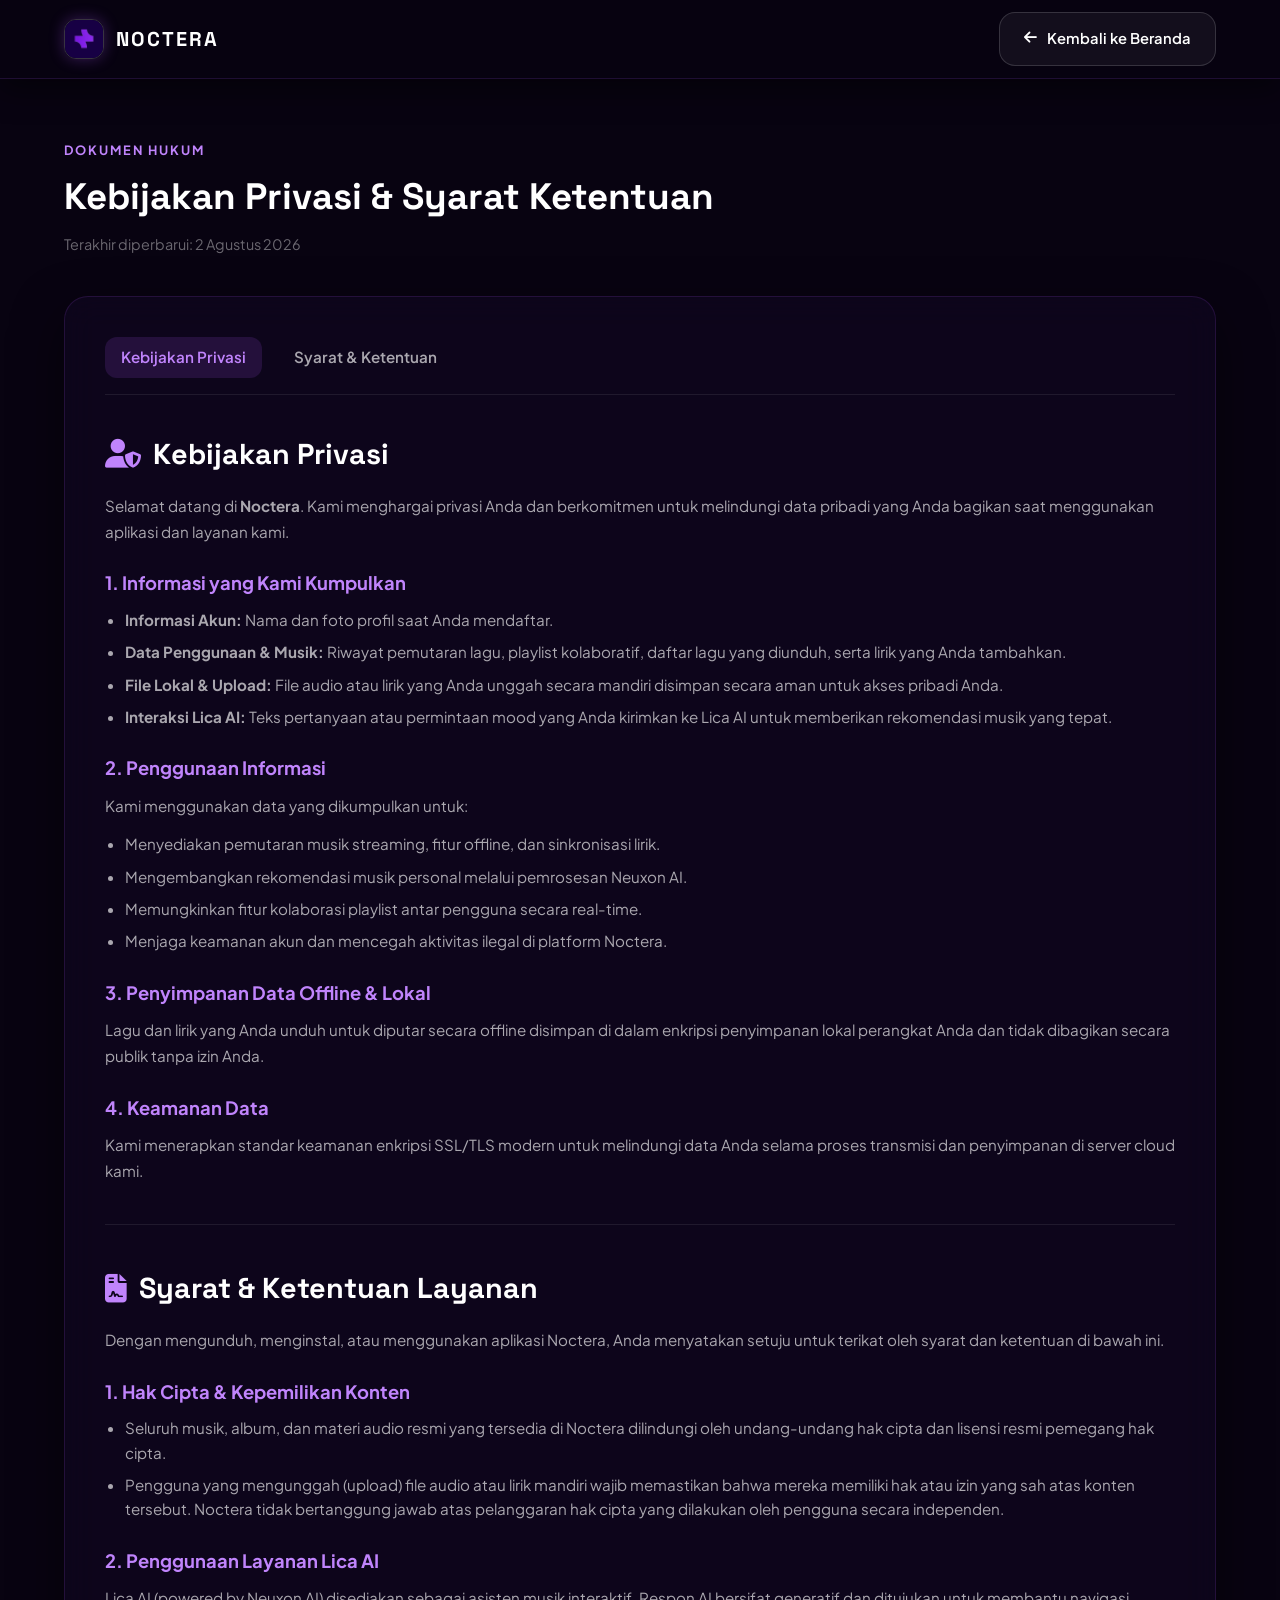
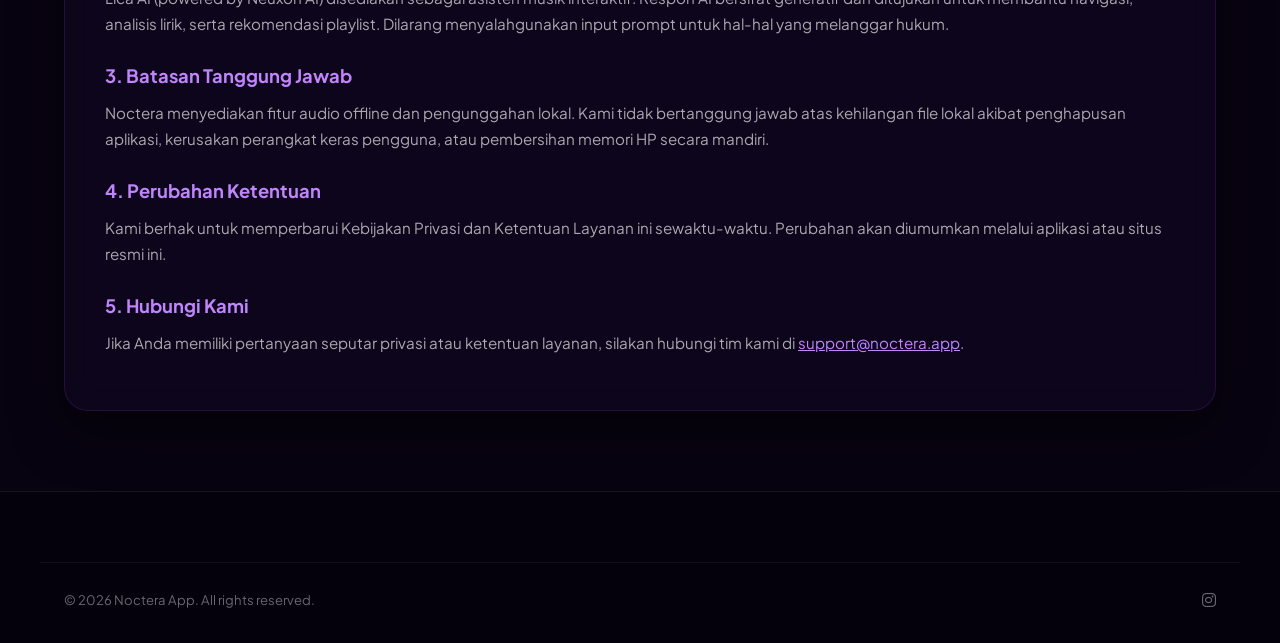
<file: privacy-terms.html>
<!DOCTYPE html>
<html lang="id">
<head>
    <meta charset="UTF-8">
    <meta name="viewport" content="width=device-width, initial-scale=1.0">
    <title>Kebijakan Privasi & Ketentuan Layanan — Noctera</title>
    
    <!-- Google Fonts -->
    <link rel="preconnect" href="https://fonts.googleapis.com">
    <link rel="preconnect" href="https://fonts.gstatic.com" crossorigin>
    <link href="https://fonts.googleapis.com/css2?family=Plus+Jakarta+Sans:wght@300;400;500;600;700;800&family=Space+Grotesk:wght@500;700&display=swap" rel="stylesheet">
    
    <!-- Font Awesome Icons -->
    <link rel="stylesheet" href="https://cdnjs.cloudflare.com/ajax/libs/font-awesome/6.4.0/css/all.min.css">
    
    <!-- CSS Utama & CSS Legal -->
    <link rel="stylesheet" href="style.css">
</head>
<body>

    <!-- Ambient Background Lighting -->
    <div class="ambient-glow glow-top"></div>

    <!-- HEADER / NAVIGATION -->
    <header class="navbar scrolled" id="navbar">
        <div class="container nav-wrapper">
            <a href="index.html" class="brand">
                <div class="brand-logo">
                    <img src="logo.jpg" alt="Noctera Logo">
                </div>
                <span class="brand-name">NOCTERA</span>
            </a>

            <div class="nav-actions">
                <a href="index.html" class="btn-glass">
                    <i class="fa-solid fa-arrow-left"></i>
                    <span>Kembali ke Beranda</span>
                </a>
            </div>
        </div>
    </header>

    <!-- CONTENT SECTION -->
    <section class="legal-section">
        <div class="container">
            <!-- Header Title -->
            <div class="legal-header text-center">
                <span class="section-tag">DOKUMEN HUKUM</span>
                <h1 class="section-heading">Kebijakan Privasi & Syarat Ketentuan</h1>
                <p class="legal-subtitle">Terakhir diperbarui: 2 Agustus 2026</p>
            </div>

            <!-- Main Legal Card -->
            <div class="legal-card">
                
                <!-- Navigation Tabs/Anchor Links -->
                <div class="legal-nav">
                    <a href="#privacy" class="legal-tab active">Kebijakan Privasi</a>
                    <a href="#terms" class="legal-tab">Syarat & Ketentuan</a>
                </div>

                <!-- SECTION 1: KEBIJAKAN PRIVASI -->
                <article id="privacy" class="legal-content">
                    <h2><i class="fa-solid fa-user-shield"></i> Kebijakan Privasi</h2>
                    <p>Selamat datang di <strong>Noctera</strong>. Kami menghargai privasi Anda dan berkomitmen untuk melindungi data pribadi yang Anda bagikan saat menggunakan aplikasi dan layanan kami.</p>

                    <h3>1. Informasi yang Kami Kumpulkan</h3>
                    <ul>
                        <li><strong>Informasi Akun:</strong> Nama dan foto profil saat Anda mendaftar.</li>
                        <li><strong>Data Penggunaan & Musik:</strong> Riwayat pemutaran lagu, playlist kolaboratif, daftar lagu yang diunduh, serta lirik yang Anda tambahkan.</li>
                        <li><strong>File Lokal & Upload:</strong> File audio atau lirik yang Anda unggah secara mandiri disimpan secara aman untuk akses pribadi Anda.</li>
                        <li><strong>Interaksi Lica AI:</strong> Teks pertanyaan atau permintaan mood yang Anda kirimkan ke Lica AI untuk memberikan rekomendasi musik yang tepat.</li>
                    </ul>

                    <h3>2. Penggunaan Informasi</h3>
                    <p>Kami menggunakan data yang dikumpulkan untuk:</p>
                    <ul>
                        <li>Menyediakan pemutaran musik streaming, fitur offline, dan sinkronisasi lirik.</li>
                        <li>Mengembangkan rekomendasi musik personal melalui pemrosesan Neuxon AI.</li>
                        <li>Memungkinkan fitur kolaborasi playlist antar pengguna secara real-time.</li>
                        <li>Menjaga keamanan akun dan mencegah aktivitas ilegal di platform Noctera.</li>
                    </ul>

                    <h3>3. Penyimpanan Data Offline & Lokal</h3>
                    <p>Lagu dan lirik yang Anda unduh untuk diputar secara offline disimpan di dalam enkripsi penyimpanan lokal perangkat Anda dan tidak dibagikan secara publik tanpa izin Anda.</p>

                    <h3>4. Keamanan Data</h3>
                    <p>Kami menerapkan standar keamanan enkripsi SSL/TLS modern untuk melindungi data Anda selama proses transmisi dan penyimpanan di server cloud kami.</p>
                </article>

                <hr class="legal-divider">

                <!-- SECTION 2: SYARAT & KETENTUAN -->
                <article id="terms" class="legal-content">
                    <h2><i class="fa-solid fa-file-contract"></i> Syarat & Ketentuan Layanan</h2>
                    <p>Dengan mengunduh, menginstal, atau menggunakan aplikasi Noctera, Anda menyatakan setuju untuk terikat oleh syarat dan ketentuan di bawah ini.</p>

                    <h3>1. Hak Cipta & Kepemilikan Konten</h3>
                    <ul>
                        <li>Seluruh musik, album, dan materi audio resmi yang tersedia di Noctera dilindungi oleh undang-undang hak cipta dan lisensi resmi pemegang hak cipta.</li>
                        <li>Pengguna yang mengunggah (upload) file audio atau lirik mandiri wajib memastikan bahwa mereka memiliki hak atau izin yang sah atas konten tersebut. Noctera tidak bertanggung jawab atas pelanggaran hak cipta yang dilakukan oleh pengguna secara independen.</li>
                    </ul>

                    <h3>2. Penggunaan Layanan Lica AI</h3>
                    <p>Lica AI (powered by Neuxon AI) disediakan sebagai asisten musik interaktif. Respon AI bersifat generatif dan ditujukan untuk membantu navigasi, analisis lirik, serta rekomendasi playlist. Dilarang menyalahgunakan input prompt untuk hal-hal yang melanggar hukum.</p>

                    <h3>3. Batasan Tanggung Jawab</h3>
                    <p>Noctera menyediakan fitur audio offline dan pengunggahan lokal. Kami tidak bertanggung jawab atas kehilangan file lokal akibat penghapusan aplikasi, kerusakan perangkat keras pengguna, atau pembersihan memori HP secara mandiri.</p>

                    <h3>4. Perubahan Ketentuan</h3>
                    <p>Kami berhak untuk memperbarui Kebijakan Privasi dan Ketentuan Layanan ini sewaktu-waktu. Perubahan akan diumumkan melalui aplikasi atau situs resmi ini.</p>

                    <h3>5. Hubungi Kami</h3>
                    <p>Jika Anda memiliki pertanyaan seputar privasi atau ketentuan layanan, silakan hubungi tim kami di <a href="mailto:support@noctera.app" class="legal-link">support@noctera.app</a>.</p>
                </article>

            </div>
        </div>
    </section>

    <!-- FOOTER -->
    <footer class="footer">
        <div class="container footer-bottom">
            <p>&copy; 2026 Noctera App. All rights reserved.</p>
            <div class="social-links">
                <a href="https://www.instagram.com/noctera_app?igsh=MTNxYmR5ZTd6Z2Zqdw==" aria-label="Instagram"><i class="fa-brands fa-instagram"></i></a>

            </div>
        </div>
    </footer>

</body>
</html>
</file>
<file: style.css>
/* ==========================================================================
   NOCTERA — DESIGN SYSTEM & RESPONSIVE STYLES
   ========================================================================== */

:root {
    --bg-dark: #080311;
    --bg-surface: rgba(22, 11, 41, 0.45);
    --bg-surface-hover: rgba(35, 18, 64, 0.7);
    
    --purple-glow: #8B5CF6;
    --purple-bright: #A855F7;
    --purple-light: #C084FC;
    
    --text-main: #FFFFFF;
    --text-muted: rgba(255, 255, 255, 0.65);
    --text-dim: rgba(255, 255, 255, 0.4);
    
    --border-glass: rgba(168, 85, 247, 0.15);
    --border-glow: rgba(192, 132, 252, 0.4);
    
    --font-heading: 'Space Grotesk', sans-serif;
    --font-body: 'Plus Jakarta Sans', sans-serif;
}

/* Global Reset & Anti Horizontal Overflow */
* {
    margin: 0;
    padding: 0;
    box-sizing: border-box;
    scroll-behavior: smooth;
}

html, body {
    width: 100%;
    max-width: 100%;
    overflow-x: hidden !important;
    position: relative;
    background-color: var(--bg-dark);
    color: var(--text-main);
    font-family: var(--font-body);
    line-height: 1.6;
}

/* Ambient Lighting Background */
.ambient-glow {
    position: absolute;
    border-radius: 50%;
    filter: blur(140px);
    pointer-events: none;
    z-index: -1;
    opacity: 0.35;
}

.glow-top {
    width: 600px;
    height: 600px;
    background: radial-gradient(circle, var(--purple-bright) 0%, transparent 70%);
    top: -150px;
    left: 20%;
}

.glow-middle {
    width: 500px;
    height: 500px;
    background: radial-gradient(circle, #5B21B6 0%, transparent 70%);
    top: 50%;
    right: -100px;
}

/* Container */
.container {
    width: 100%;
    max-width: 1200px;
    margin: 0 auto;
    padding: 0 24px;
}

/* ==========================================================================
   HEADER & NAVBAR
   ========================================================================== */
.navbar {
    position: fixed;
    top: 0;
    left: 0;
    width: 100%;
    z-index: 1000;
    padding: 20px 0;
    transition: all 0.3s ease;
}

.navbar.scrolled {
    padding: 12px 0;
    background: rgba(8, 3, 17, 0.85);
    backdrop-filter: blur(20px);
    -webkit-backdrop-filter: blur(20px);
    border-bottom: 1px solid var(--border-glass);
    box-shadow: 0 10px 30px rgba(0, 0, 0, 0.5);
}

.nav-wrapper {
    display: flex;
    align-items: center;
    justify-content: space-between;
}

.brand {
    display: flex;
    align-items: center;
    gap: 12px;
    text-decoration: none;
}

.brand-logo {
    width: 40px;
    height: 40px;
    border-radius: 12px;
    overflow: hidden;
    border: 1px solid rgba(255, 255, 255, 0.2);
    box-shadow: 0 0 15px rgba(168, 85, 247, 0.3);
}

.brand-logo img {
    width: 100%;
    height: 100%;
    object-fit: cover;
}

.brand-name {
    font-family: var(--font-heading);
    font-size: 1.25rem;
    font-weight: 700;
    letter-spacing: 2px;
    color: var(--text-main);
}

.nav-menu {
    display: flex;
    align-items: center;
    gap: 32px;
    background: rgba(255, 255, 255, 0.03);
    padding: 8px 28px;
    border-radius: 40px;
    border: 1px solid rgba(255, 255, 255, 0.08);
    backdrop-filter: blur(10px);
}

.nav-link {
    color: var(--text-muted);
    text-decoration: none;
    font-size: 0.9rem;
    font-weight: 500;
    transition: color 0.3s ease;
    display: flex;
    align-items: center;
    gap: 6px;
}

.nav-link:hover {
    color: var(--text-main);
}

.mini-badge {
    background: linear-gradient(135deg, var(--purple-bright), #6366F1);
    color: #fff;
    font-size: 0.65rem;
    padding: 2px 7px;
    border-radius: 10px;
    font-weight: 700;
    text-transform: uppercase;
}

.nav-actions {
    display: flex;
    align-items: center;
    gap: 16px;
}

.btn-primary-glow {
    display: inline-flex;
    align-items: center;
    gap: 10px;
    background: linear-gradient(135deg, rgba(168, 85, 247, 0.2), rgba(124, 58, 237, 0.4));
    border: 1px solid var(--border-glow);
    color: #fff;
    padding: 10px 22px;
    border-radius: 30px;
    font-size: 0.88rem;
    font-weight: 600;
    text-decoration: none;
    transition: all 0.3s ease;
    box-shadow: 0 0 15px rgba(168, 85, 247, 0.2);
}

.btn-primary-glow:hover {
    background: linear-gradient(135deg, var(--purple-bright), var(--purple-glow));
    box-shadow: 0 0 25px rgba(168, 85, 247, 0.5);
    transform: translateY(-2px);
}

.mobile-cta-wrapper {
    display: none;
    width: 100%;
}

.btn-full {
    width: 100%;
    justify-content: center;
    padding: 14px;
}

.menu-toggle {
    display: none;
}

/* ==========================================================================
   HERO SECTION
   ========================================================================== */
.hero-section {
    padding-top: 160px;
    padding-bottom: 100px;
}

.hero-grid {
    display: grid;
    grid-template-columns: 1fr 1fr;
    gap: 60px;
    align-items: center;
}

.badge-tag {
    display: inline-flex;
    align-items: center;
    gap: 8px;
    background: rgba(168, 85, 247, 0.1);
    border: 1px solid rgba(168, 85, 247, 0.3);
    padding: 6px 16px;
    border-radius: 20px;
    color: var(--purple-light);
    font-size: 0.82rem;
    font-weight: 600;
    margin-bottom: 24px;
}

.hero-heading {
    font-family: var(--font-heading);
    font-size: 3.2rem;
    line-height: 1.15;
    font-weight: 800;
    margin-bottom: 20px;
}

.gradient-text {
    background: linear-gradient(135deg, #FFFFFF 0%, var(--purple-light) 50%, var(--purple-glow) 100%);
    -webkit-background-clip: text;
    -webkit-text-fill-color: transparent;
}

.hero-subtext {
    font-size: 1.05rem;
    color: var(--text-muted);
    margin-bottom: 36px;
    max-width: 520px;
    font-weight: 300;
}

.hero-actions {
    display: flex;
    align-items: center;
    gap: 16px;
    margin-bottom: 40px;
    flex-wrap: wrap;
}

.btn-store {
    display: flex;
    align-items: center;
    gap: 12px;
    background: linear-gradient(135deg, #A855F7 0%, #7C3AED 100%);
    color: #fff;
    padding: 12px 26px;
    border-radius: 16px;
    text-decoration: none;
    box-shadow: 0 10px 30px rgba(124, 58, 237, 0.35);
    transition: all 0.3s ease;
}

.btn-store:hover {
    transform: translateY(-3px);
    box-shadow: 0 15px 40px rgba(168, 85, 247, 0.5);
}

.btn-store i {
    font-size: 1.6rem;
}

.store-text small {
    display: block;
    font-size: 0.65rem;
    opacity: 0.8;
    letter-spacing: 1px;
}

.store-text span {
    display: block;
    font-size: 1rem;
    font-weight: 700;
}

.btn-glass {
    display: flex;
    align-items: center;
    gap: 10px;
    background: rgba(255, 255, 255, 0.05);
    border: 1px solid rgba(255, 255, 255, 0.15);
    color: var(--text-main);
    padding: 14px 24px;
    border-radius: 16px;
    text-decoration: none;
    font-weight: 600;
    font-size: 0.92rem;
    transition: all 0.3s ease;
}

.btn-glass:hover {
    background: rgba(255, 255, 255, 0.1);
}

.hero-metrics {
    display: flex;
    align-items: center;
    gap: 20px;
    padding-top: 24px;
    border-top: 1px solid rgba(255, 255, 255, 0.08);
}

.metric-value {
    display: block;
    font-family: var(--font-heading);
    font-size: 1.3rem;
    font-weight: 700;
}

.metric-label {
    font-size: 0.78rem;
    color: var(--text-dim);
}

.metric-divider {
    width: 1px;
    height: 28px;
    background: rgba(255, 255, 255, 0.1);
}

/* HERO VISUAL & FLOATING WIDGETS */
.hero-visual {
    position: relative;
    display: flex;
    justify-content: center;
}

.phone-wrapper {
    position: relative;
    width: 280px;
}

.phone-frame {
    width: 100%;
    border-radius: 38px;
    padding: 8px;
    background: linear-gradient(145deg, rgba(255, 255, 255, 0.2), rgba(255, 255, 255, 0.02));
    border: 1px solid rgba(255, 255, 255, 0.2);
    box-shadow: 0 25px 60px rgba(0, 0, 0, 0.7);
}

.app-screenshot {
    width: 100%;
    border-radius: 30px;
    display: block;
}

.float-card {
    position: absolute;
    background: rgba(18, 8, 36, 0.8);
    backdrop-filter: blur(16px);
    -webkit-backdrop-filter: blur(16px);
    border: 1px solid var(--border-glow);
    border-radius: 16px;
    padding: 10px 14px;
    display: flex;
    align-items: center;
    gap: 10px;
    box-shadow: 0 15px 35px rgba(0, 0, 0, 0.5);
    animation: floatAnimation 4s ease-in-out infinite;
}

.float-left {
    bottom: 30px;
    left: -40px;
    width: 210px;
}

.float-art {
    width: 36px;
    height: 36px;
    border-radius: 8px;
    object-fit: cover;
}

.float-title {
    display: block;
    font-size: 0.78rem;
    font-weight: 700;
}

.float-sub {
    display: block;
    font-size: 0.68rem;
    color: var(--text-dim);
}

.active-heart {
    color: #EF4444;
    font-size: 0.85rem;
    margin-left: auto;
}

.float-right {
    top: 50px;
    right: -30px;
    background: linear-gradient(135deg, rgba(168, 85, 247, 0.3), rgba(15, 6, 31, 0.85));
    color: var(--purple-light);
    font-size: 0.8rem;
    font-weight: 600;
    animation-delay: -2s;
}

@keyframes floatAnimation {
    0%, 100% { transform: translateY(0); }
    50% { transform: translateY(-10px); }
}

/* ==========================================================================
   FEATURES SECTION
   ========================================================================== */
.features-section {
    padding: 100px 0;
}

.section-title-box {
    margin-bottom: 50px;
}

.section-title-box.text-center {
    text-align: center;
}

.section-tag {
    color: var(--purple-light);
    font-size: 0.8rem;
    font-weight: 700;
    letter-spacing: 2px;
    display: block;
    margin-bottom: 8px;
}

.section-heading {
    font-family: var(--font-heading);
    font-size: 2.3rem;
    font-weight: 700;
}

.features-grid {
    display: grid;
    grid-template-columns: repeat(3, 1fr);
    gap: 28px;
}

.feature-card {
    position: relative;
    background: var(--bg-surface);
    border: 1px solid var(--border-glass);
    border-radius: 20px;
    padding: 36px 28px;
    backdrop-filter: blur(12px);
    transition: all 0.3s ease;
}

.feature-card:hover {
    background: var(--bg-surface-hover);
    border-color: var(--border-glow);
    transform: translateY(-6px);
    box-shadow: 0 15px 35px rgba(0, 0, 0, 0.4), 0 0 20px rgba(168, 85, 247, 0.2);
}

.card-icon-box {
    width: 54px;
    height: 54px;
    border-radius: 14px;
    background: rgba(168, 85, 247, 0.1);
    color: var(--purple-light);
    display: flex;
    align-items: center;
    justify-content: center;
    font-size: 1.5rem;
    margin-bottom: 20px;
}

.feature-card h3 {
    font-size: 1.25rem;
    font-weight: 700;
    margin-bottom: 12px;
}

.feature-card p {
    color: var(--text-muted);
    font-size: 0.92rem;
    font-weight: 300;
}

.card-highlight {
    border-color: rgba(168, 85, 247, 0.4);
}

.card-badge {
    position: absolute;
    top: 20px;
    right: 20px;
    background: linear-gradient(135deg, #A855F7, #6366F1);
    font-size: 0.65rem;
    font-weight: 700;
    padding: 4px 8px;
    border-radius: 10px;
}

/* ==========================================================================
   GALLERY SHOWCASE
   ========================================================================== */
.gallery-section {
    padding: 60px 0 100px 0;
    overflow: hidden;
}

.gallery-slider {
    width: 100%;
    margin-top: 30px;
}

.gallery-track {
    display: flex;
    gap: 20px;
    overflow-x: auto;
    padding: 20px 24px 40px 24px;
    scroll-snap-type: x mandatory;
}

.gallery-track::-webkit-scrollbar {
    height: 6px;
}

.gallery-track::-webkit-scrollbar-thumb {
    background: var(--purple-glow);
    border-radius: 10px;
}

.gallery-item {
    flex: 0 0 auto;
    width: 230px;
    border-radius: 20px;
    overflow: hidden;
    border: 1px solid var(--border-glass);
    box-shadow: 0 15px 30px rgba(0, 0, 0, 0.5);
    scroll-snap-align: center;
    transition: transform 0.3s ease;
}

.gallery-item:hover {
    transform: scale(1.03);
    border-color: var(--purple-light);
}

.gallery-item img {
    width: 100%;
    display: block;
}

/* ==========================================================================
   CTA DOWNLOAD SECTION
   ========================================================================== */
.cta-section {
    padding: 60px 0 100px 0;
}

.cta-card {
    background: linear-gradient(135deg, rgba(30, 12, 60, 0.8), rgba(12, 4, 28, 0.9));
    border: 1px solid var(--border-glow);
    border-radius: 32px;
    padding: 70px 30px;
    text-align: center;
    box-shadow: 0 30px 60px rgba(0, 0, 0, 0.6), 0 0 40px rgba(168, 85, 247, 0.15);
}

.cta-logo {
    width: 60px;
    height: 60px;
    border-radius: 16px;
    margin-bottom: 20px;
    box-shadow: 0 0 25px rgba(168, 85, 247, 0.4);
}

.cta-body h2 {
    font-family: var(--font-heading);
    font-size: 2.5rem;
    font-weight: 800;
    margin-bottom: 14px;
}

.cta-body p {
    color: var(--text-muted);
    max-width: 520px;
    margin: 0 auto 32px auto;
    font-size: 1rem;
}

.btn-store-large {
    display: inline-flex;
    padding: 14px 32px;
    border-radius: 18px;
}

/* ==========================================================================
   FOOTER
   ========================================================================== */
.footer {
    border-top: 1px solid rgba(255, 255, 255, 0.08);
    padding-top: 70px;
    padding-bottom: 30px;
    background: rgba(5, 2, 12, 0.95);
}

.footer-grid {
    display: grid;
    grid-template-columns: 1fr 2fr;
    gap: 60px;
    margin-bottom: 50px;
}

.footer-brand-info p {
    color: var(--text-dim);
    font-size: 0.88rem;
    margin-top: 14px;
    max-width: 300px;
}

.footer-navigation {
    display: grid;
    grid-template-columns: repeat(3, 1fr);
    gap: 30px;
}

.footer-col h4 {
    font-size: 0.9rem;
    font-weight: 700;
    margin-bottom: 16px;
}

.footer-col a {
    display: block;
    color: var(--text-dim);
    text-decoration: none;
    font-size: 0.85rem;
    margin-bottom: 10px;
    transition: color 0.3s ease;
}

.footer-col a:hover {
    color: var(--purple-light);
}

.footer-bottom {
    display: flex;
    align-items: center;
    justify-content: space-between;
    padding-top: 24px;
    border-top: 1px solid rgba(255, 255, 255, 0.05);
    color: var(--text-dim);
    font-size: 0.82rem;
}

.social-links {
    display: flex;
    gap: 18px;
}

.social-links a {
    color: var(--text-dim);
    font-size: 1rem;
    transition: color 0.3s ease;
}

.social-links a:hover {
    color: var(--purple-light);
}

/* ==========================================================================
   RESPONSIVE MEDIA QUERIES (LAPTOP, TABLET & MOBILE FIXES)
   ========================================================================== */

/* Laptop (< 1024px) */
@media (max-width: 1024px) {
    .hero-heading {
        font-size: 2.7rem;
    }
    .float-left {
        left: -20px;
    }
    .float-right {
        right: -15px;
    }
}

/* Tablet (< 900px) */
@media (max-width: 900px) {
    .hero-grid {
        grid-template-columns: 1fr;
        text-align: center;
        gap: 50px;
    }
    .hero-subtext {
        margin-left: auto;
        margin-right: auto;
    }
    .hero-actions, .hero-metrics {
        justify-content: center;
    }
    .features-grid {
        grid-template-columns: 1fr;
    }
    .footer-grid {
        grid-template-columns: 1fr;
        gap: 40px;
    }
}

/* Mobile Screen Repair (< 768px) */
@media (max-width: 768px) {
    .container {
        padding: 0 16px !important;
        width: 100% !important;
    }

    .desktop-only {
        display: none !important;
    }

    /* Hamburger Toggle Button */
    .menu-toggle {
        display: flex !important;
        align-items: center;
        justify-content: center;
        width: 42px;
        height: 42px;
        background: rgba(255, 255, 255, 0.08);
        border: 1px solid var(--border-glass);
        border-radius: 12px;
        color: var(--text-main);
        font-size: 1.2rem;
        cursor: pointer;
        z-index: 1001;
    }

    .menu-toggle .icon-close {
        display: none;
    }

    /* Mobile Side Navigation Panel */
    .nav-menu {
        position: fixed !important;
        top: 0;
        right: -100%;
        width: 85% !important;
        max-width: 300px !important;
        height: 100vh;
        height: 100dvh;
        background: rgba(10, 4, 22, 0.98) !important;
        backdrop-filter: blur(25px);
        -webkit-backdrop-filter: blur(25px);
        border-left: 1px solid var(--border-glow);
        box-shadow: -10px 0 30px rgba(0,0,0,0.8);
        
        display: flex !important;
        flex-direction: column !important;
        align-items: flex-start !important;
        justify-content: flex-start;
        padding: 85px 24px 30px 24px !important;
        gap: 16px !important;
        border-radius: 0 !important;
        transition: right 0.35s cubic-bezier(0.16, 1, 0.3, 1) !important;
        z-index: 1000;
    }

    .nav-menu.active {
        right: 0 !important;
    }

    .nav-link {
        font-size: 1.05rem;
        width: 100%;
        padding: 10px 0;
        border-bottom: 1px solid rgba(255, 255, 255, 0.05);
    }

    .mobile-cta-wrapper {
        display: block !important;
        margin-top: auto;
    }

    /* Mobile Hero & Elements */
    .hero-section {
        padding-top: 110px;
        padding-bottom: 40px;
    }

    .hero-heading {
        font-size: 2rem !important;
        line-height: 1.2;
    }

    .btn-store, .btn-glass {
        width: 100%;
        justify-content: center;
    }

    .hero-metrics {
        justify-content: space-around;
        gap: 10px;
    }

    .metric-value {
        font-size: 1.1rem;
    }

    /* Mobile Phone Mockup & Widgets */
    .hero-visual {
        width: 100%;
        overflow: hidden;
        padding: 10px 0;
    }

    .phone-wrapper {
        width: 210px !important;
        margin: 0 auto;
    }

    .float-card {
        padding: 8px 10px !important;
        font-size: 0.72rem !important;
    }

    .float-left {
        left: -15px !important;
        bottom: 15px !important;
        width: 160px !important;
    }

    .float-left .float-art {
        width: 28px;
        height: 28px;
    }

    .float-right {
        right: -10px !important;
        top: 20px !important;
    }

    .cta-body h2 {
        font-size: 1.6rem;
    }

    .footer-navigation {
        grid-template-columns: 1fr 1fr !important;
        gap: 20px;
    }

    .footer-bottom {
        flex-direction: column;
        gap: 16px;
        text-align: center;
    }
}
/* ==========================================================================
   LEGAL PAGE STYLES (PRIVACY & TERMS)
   ========================================================================== */
.legal-section {
    padding-top: 140px;
    padding-bottom: 80px;
}

.legal-header {
    margin-bottom: 40px;
}

.legal-subtitle {
    color: var(--text-dim);
    font-size: 0.9rem;
    margin-top: 6px;
}

.legal-card {
    background: var(--bg-surface);
    border: 1px solid var(--border-glass);
    border-radius: 24px;
    padding: 40px;
    backdrop-filter: blur(16px);
    -webkit-backdrop-filter: blur(16px);
    box-shadow: 0 20px 50px rgba(0, 0, 0, 0.5);
}

.legal-nav {
    display: flex;
    gap: 16px;
    margin-bottom: 36px;
    border-bottom: 1px solid rgba(255, 255, 255, 0.08);
    padding-bottom: 16px;
}

.legal-tab {
    color: var(--text-muted);
    text-decoration: none;
    font-weight: 600;
    font-size: 0.95rem;
    padding: 8px 16px;
    border-radius: 12px;
    transition: all 0.3s ease;
}

.legal-tab:hover,
.legal-tab.active {
    background: rgba(168, 85, 247, 0.15);
    color: var(--purple-light);
}

.legal-content h2 {
    font-family: var(--font-heading);
    font-size: 1.8rem;
    color: var(--text-main);
    margin-bottom: 16px;
    display: flex;
    align-items: center;
    gap: 12px;
}

.legal-content h2 i {
    color: var(--purple-light);
}

.legal-content h3 {
    font-size: 1.15rem;
    color: var(--purple-light);
    margin: 24px 0 10px 0;
}

.legal-content p {
    color: var(--text-muted);
    font-size: 0.95rem;
    margin-bottom: 14px;
    line-height: 1.7;
}

.legal-content ul {
    margin-left: 20px;
    margin-bottom: 20px;
    color: var(--text-muted);
    font-size: 0.95rem;
}

.legal-content li {
    margin-bottom: 8px;
    line-height: 1.6;
}

.legal-divider {
    border: none;
    height: 1px;
    background: rgba(255, 255, 255, 0.08);
    margin: 40px 0;
}

.legal-link {
    color: var(--purple-light);
    text-decoration: underline;
}

/* Responsif Mobile untuk Halaman Legal */
@media (max-width: 768px) {
    .legal-card {
        padding: 24px 18px;
    }
    
    .legal-nav {
        flex-direction: column;
        gap: 8px;
    }
    
    .legal-content h2 {
        font-size: 1.4rem;
    }
    
    .legal-content h3 {
        font-size: 1.05rem;
    }
}
</file>
